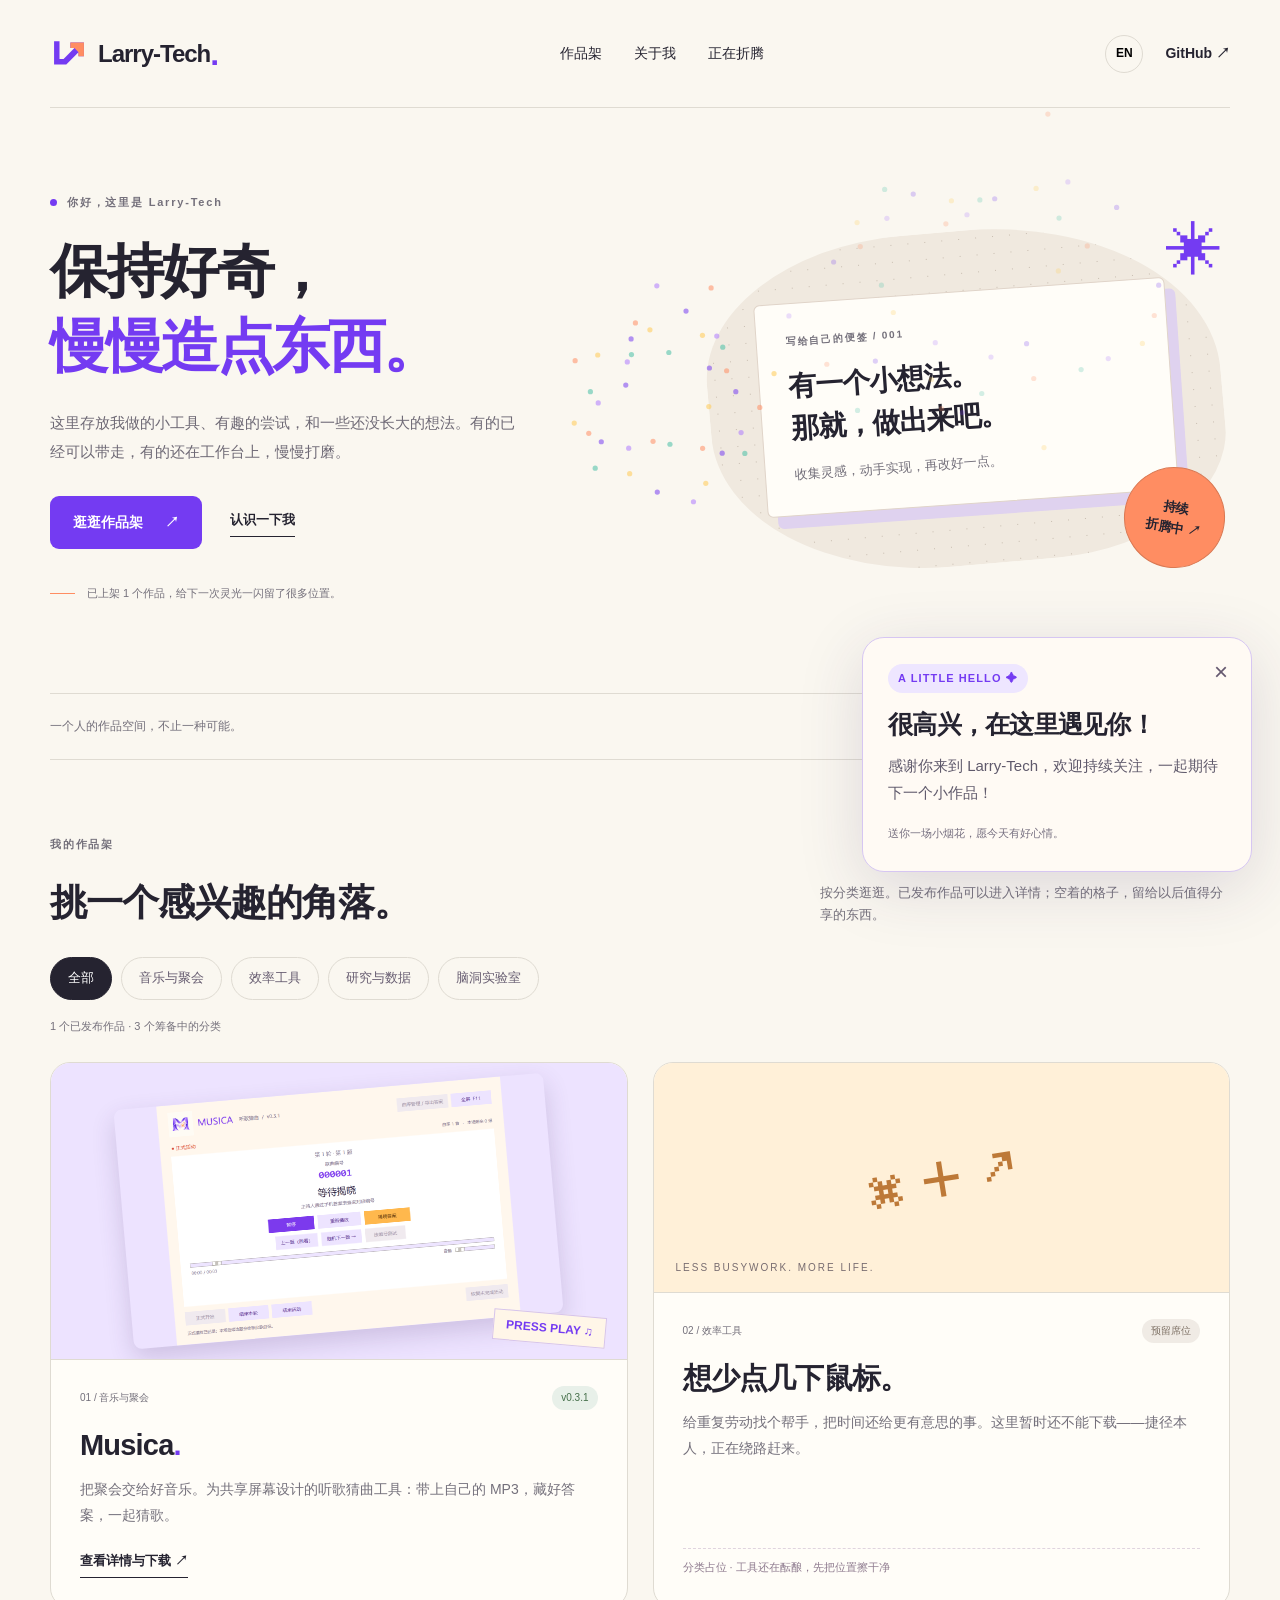
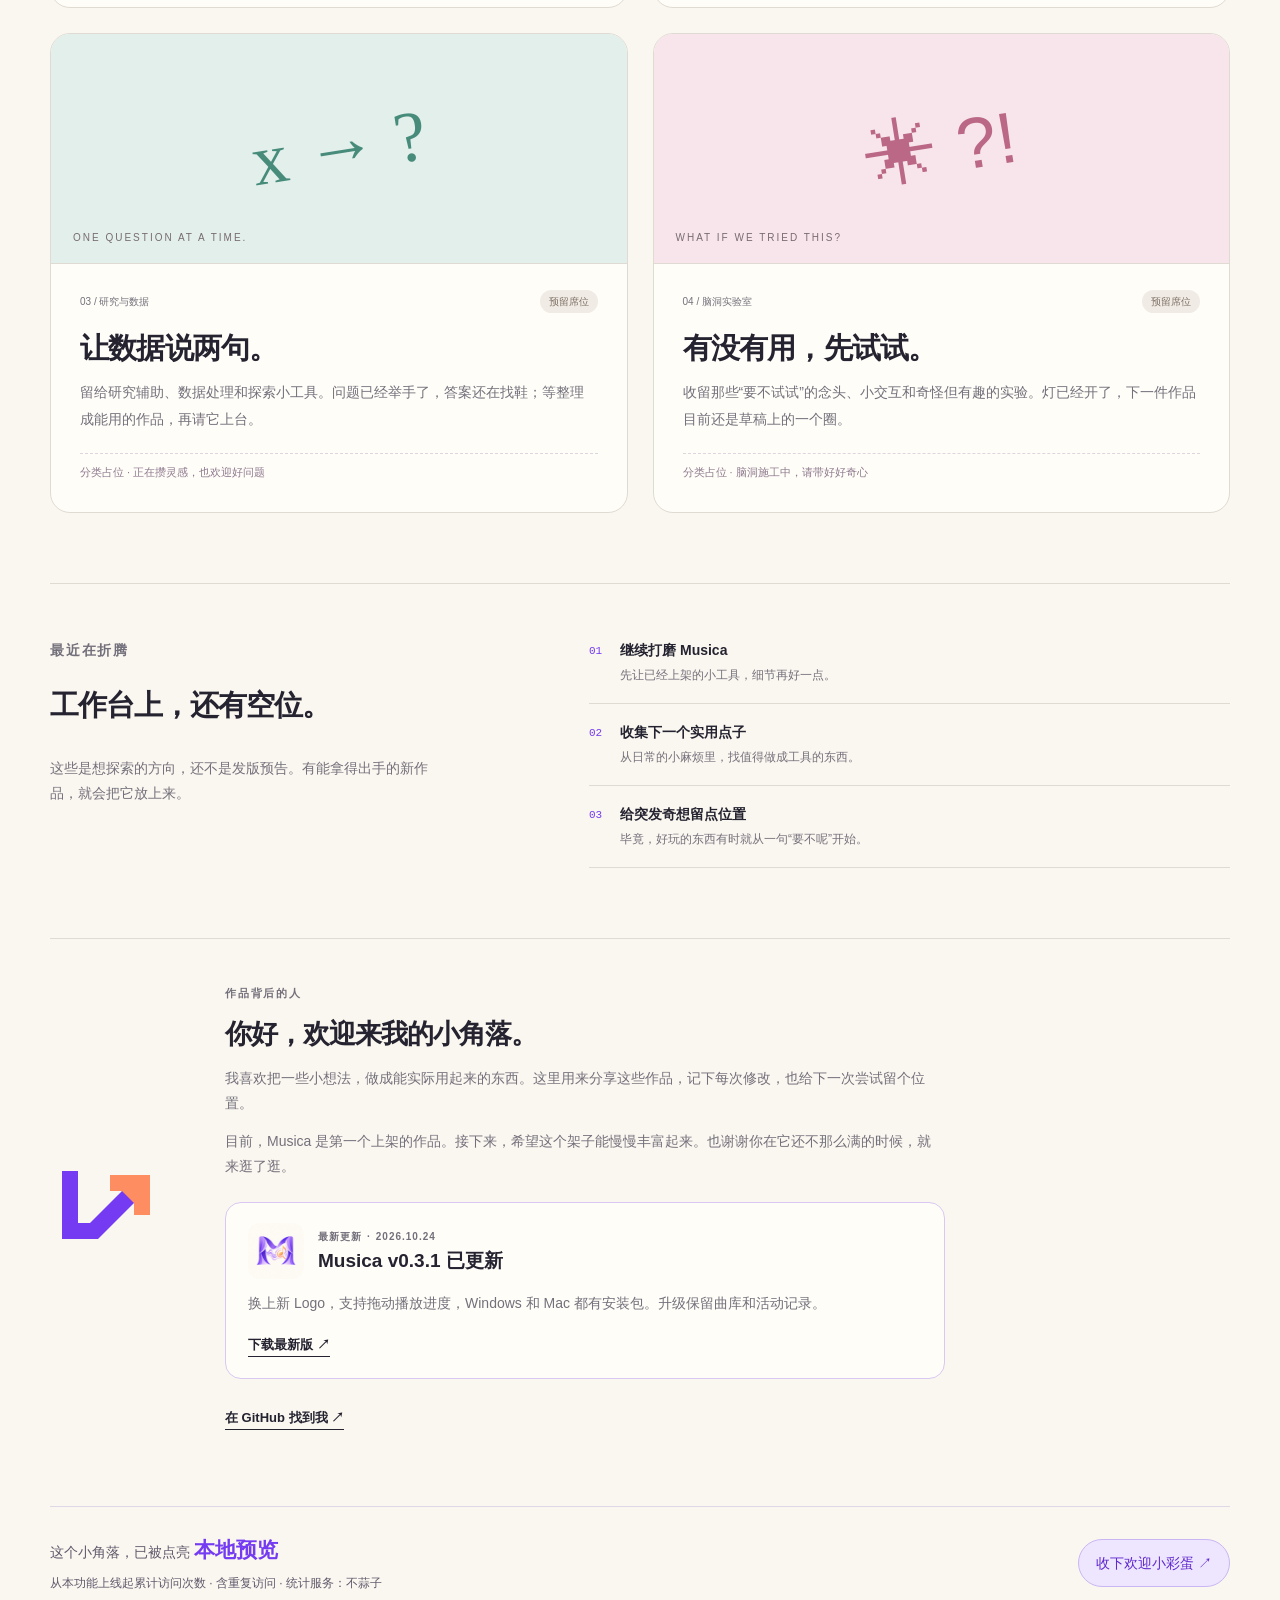
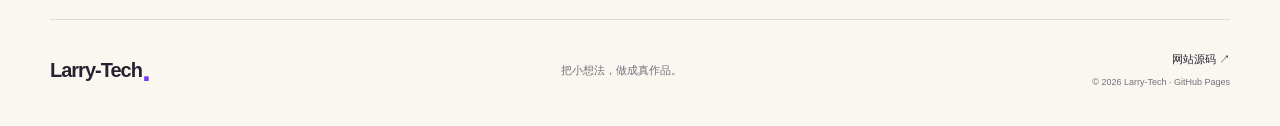
<file: index.html>
<!doctype html>
<html lang="zh-CN">
<head>
  <meta charset="utf-8">
  <meta name="viewport" content="width=device-width,initial-scale=1">
  <meta name="description" content="Larry-Tech 的个人作品空间：音乐与聚会、效率工具、研究与数据、脑洞实验室。分享做出来的小工具，也记录还在生长的想法。">
  <meta name="theme-color" content="#faf7f0">
  <meta property="og:title" content="Larry-Tech — 把想法做成作品">
  <meta property="og:description" content="欢迎来我的作品架逛逛。好用的小工具、有趣的小实验，还有一些正在努力长大的想法。">
  <meta property="og:type" content="website">
  <title>Larry-Tech — 把想法做成作品</title>
  <link rel="icon" href="assets/favicon.svg?v=2" type="image/svg+xml">
  <link rel="stylesheet" href="styles.css?v=2">
  <link rel="stylesheet" href="home.css">
  <link rel="stylesheet" href="visitors.css">
  <script src="app.js" defer></script>
  <script src="catalog.js" defer></script>
  <script src="visitors.js" defer></script>
</head>
<body class="home-page">
  <a class="skip" href="#main">跳到主要内容 / Skip to content</a>
  <header class="header wrap">
    <a href="index.html" class="brand" aria-label="Larry-Tech 首页"><span class="brand-symbol" aria-hidden="true"><img src="assets/larry-mark.svg" alt="" width="112" height="96"></span>Larry-Tech<span class="brand-dot">.</span></a>
    <nav aria-label="主导航"><a href="#projects" data-en="Projects">作品架</a><a href="#about" data-en="About me">关于我</a><a href="#on-desk" data-en="On my desk">正在折腾</a></nav>
    <div class="header-actions"><button id="language" class="language" type="button" aria-label="Switch to English">EN</button><a class="github-link" href="https://github.com/run-luo-tech" target="_blank" rel="noreferrer">GitHub ↗</a></div>
  </header>
  <main id="main">
    <section class="home-hero wrap" aria-labelledby="hero-title">
      <div>
        <p class="eyebrow"><span class="status-dot"></span><span data-en="HELLO, THIS IS LARRY-TECH">你好，这里是 Larry-Tech</span></p>
        <h1 id="hero-title"><span data-en="A curious mind.">保持好奇，</span><br><span class="accent" data-en="A growing shelf.">慢慢造点东西。</span></h1>
        <p class="hero-description" data-en="This is my little corner for useful tools, playful experiments, and ideas still taking shape. Some are ready to try. Others are still on the workbench.">这里存放我做的小工具、有趣的尝试，和一些还没长大的想法。有的已经可以带走，有的还在工作台上，慢慢打磨。</p>
        <div class="actions"><a class="button primary" href="#projects"><span data-en="Browse my projects">逛逛作品架</span> ↗</a><a class="text-link" href="#about" data-en="Meet the maker">认识一下我</a></div>
        <p class="hero-note"><span class="mini-line"></span><span data-en="One project released. Plenty of room for the next idea.">已上架 1 个作品，给下一次灵光一闪留了很多位置。</span></p>
      </div>
      <div class="desk-art" aria-label="工作台便签 / A note from the workbench">
        <div class="desk-grid" aria-hidden="true"></div><span class="desk-star" aria-hidden="true">✳</span>
        <div class="desk-note"><p class="eyebrow" data-en="A NOTE TO MYSELF / 001">写给自己的便签 / 001</p><h2><span data-en="Had a little idea.">有一个小想法。</span><br><span data-en="Making it happen.">那就，做出来吧。</span></h2><p data-en="Collect ideas. Make things. Keep improving.">收集灵感，动手实现，再改好一点。</p></div>
        <div class="desk-stamp"><span data-en="STILL">持续</span><span data-en="TINKERING ↗">折腾中 ↗</span></div>
      </div>
    </section>
    <div class="home-intro wrap"><p data-en="A personal space, with room for more than one idea.">一个人的作品空间，不止一种可能。</p><p><strong>01</strong> <span data-en="released project">个已发布作品</span> · <strong>04</strong> <span data-en="places for ideas to grow">个灵感分区</span></p></div>

    <section id="projects" class="catalog-section wrap" aria-labelledby="catalog-title">
      <p class="eyebrow" data-en="THE PROJECT SHELF">我的作品架</p>
      <div class="catalog-heading"><h2 id="catalog-title" class="section-title" data-en="Pick a little curiosity.">挑一个感兴趣的角落。</h2><p data-en="Browse by category. Released projects have their own pages; the other shelves are waiting for something worth sharing.">按分类逛逛。已发布作品可以进入详情；空着的格子，留给以后值得分享的东西。</p></div>
      <div class="category-filters" role="group" aria-label="按分类筛选 / Filter by category">
        <button type="button" data-filter="all" aria-pressed="true" data-en="All">全部</button>
        <button type="button" data-filter="music" aria-pressed="false" data-en="Music & gatherings">音乐与聚会</button>
        <button type="button" data-filter="tools" aria-pressed="false" data-en="Everyday tools">效率工具</button>
        <button type="button" data-filter="research" aria-pressed="false" data-en="Research & data">研究与数据</button>
        <button type="button" data-filter="lab" aria-pressed="false" data-en="Just-for-fun lab">脑洞实验室</button>
      </div>
      <p id="catalog-status" class="catalog-status" role="status" aria-live="polite">1 个已发布作品 · 3 个筹备中的分类</p>
      <div class="work-grid">
        <article class="work-card" data-category="music" data-released="true">
          <a class="work-cover music-cover" href="musica.html" aria-label="查看 Musica / Explore Musica"><img src="assets/musica-question.png" alt="Musica 听歌猜曲软件的出题界面" width="1120" height="780"><span class="cover-label" aria-hidden="true">PRESS PLAY ♫</span></a>
          <div class="work-copy"><div class="work-meta"><span data-en="01 / MUSIC & GATHERINGS">01 / 音乐与聚会</span><span class="work-status">v0.3.1</span></div><h3>Musica<span class="accent">.</span></h3><p data-en="A music guessing game for people sharing a screen. Bring your MP3s, hide the answers, and let everyone guess.">把聚会交给好音乐。为共享屏幕设计的听歌猜曲工具：带上自己的 MP3，藏好答案，一起猜歌。</p><a class="text-link" href="musica.html"><span data-en="Explore & download">查看详情与下载</span> ↗</a></div>
        </article>
        <article class="work-card" data-category="tools">
          <div class="work-cover tool-cover" aria-hidden="true"><span class="cover-symbol">⌘ + ↗</span><span class="cover-caption">LESS BUSYWORK. MORE LIFE.</span></div>
          <div class="work-copy"><div class="work-meta"><span data-en="02 / EVERYDAY TOOLS">02 / 效率工具</span><span class="work-status pending" data-en="Room reserved">预留席位</span></div><h3 data-en="A little less clicking.">想少点几下鼠标。</h3><p data-en="A shelf for tools that take the boring bits out of everyday work. Nothing to download here yet; the shortcuts are still taking the scenic route.">给重复劳动找个帮手，把时间还给更有意思的事。这里暂时还不能下载——捷径本人，正在绕路赶来。</p><small class="pending-note" data-en="Planned category · No product released yet">分类占位 · 工具还在酝酿，先把位置擦干净</small></div>
        </article>
        <article class="work-card" data-category="research">
          <div class="work-cover research-cover" aria-hidden="true"><span class="cover-symbol">x → ?</span><span class="cover-caption">ONE QUESTION AT A TIME.</span></div>
          <div class="work-copy"><div class="work-meta"><span data-en="03 / RESEARCH & DATA">03 / 研究与数据</span><span class="work-status pending" data-en="Room reserved">预留席位</span></div><h3 data-en="Let the data have a say.">让数据说两句。</h3><p data-en="A future home for research helpers, data tools, and small explorations. The questions have arrived. The answers are still finding their shoes.">留给研究辅助、数据处理和探索小工具。问题已经举手了，答案还在找鞋；等整理成能用的作品，再请它上台。</p><small class="pending-note" data-en="Planned category · Good questions welcome">分类占位 · 正在攒灵感，也欢迎好问题</small></div>
        </article>
        <article class="work-card" data-category="lab">
          <div class="work-cover lab-cover" aria-hidden="true"><span class="cover-symbol">✳ ?!</span><span class="cover-caption">WHAT IF WE TRIED THIS?</span></div>
          <div class="work-copy"><div class="work-meta"><span data-en="04 / JUST-FOR-FUN LAB">04 / 脑洞实验室</span><span class="work-status pending" data-en="Room reserved">预留席位</span></div><h3 data-en="Useful? We will see.">有没有用，先试试。</h3><p data-en="A place for playful interactions and ideas that start with “what if?” The light is on. The next little experiment is still a doodle.">收留那些“要不试试”的念头、小交互和奇怪但有趣的实验。灯已经开了，下一件作品目前还是草稿上的一个圈。</p><small class="pending-note" data-en="Planned category · Curiosity is under construction">分类占位 · 脑洞施工中，请带好好奇心</small></div>
        </article>
      </div>
      <noscript><p>分类筛选需要 JavaScript；所有作品均已列在上方，可直接进入 Musica。 / All projects are listed above; filtering needs JavaScript.</p></noscript>
    </section>

    <section id="on-desk" class="desk-section wrap" aria-labelledby="desk-title"><div><p class="eyebrow" data-en="ON MY DESK">最近在折腾</p><h2 id="desk-title" class="section-title" data-en="A workbench, not a finish line.">工作台上，还有空位。</h2><p data-en="These are directions I would like to explore, not release promises. I will add real projects here when they are ready.">这些是想探索的方向，还不是发版预告。有能拿得出手的新作品，就会把它放上来。</p></div><ol class="desk-list"><li><span>01</span><div><strong data-en="Keep polishing Musica">继续打磨 Musica</strong><small data-en="The first project on the shelf; keep the little details improving.">先让已经上架的小工具，细节再好一点。</small></div></li><li><span>02</span><div><strong data-en="Collect the next useful idea">收集下一个实用点子</strong><small data-en="Look for everyday friction worth turning into a tool.">从日常的小麻烦里，找值得做成工具的东西。</small></div></li><li><span>03</span><div><strong data-en="Leave some room for the unexpected">给突发奇想留点位置</strong><small data-en="Sometimes a good project begins with “why not?”">毕竟，好玩的东西有时就从一句“要不呢”开始。</small></div></li></ol></section>

    <section id="about" class="about-section home-about wrap"><div class="about-mark" aria-hidden="true"><img src="assets/larry-mark.svg" alt="" width="112" height="96"></div><div><p class="eyebrow" data-en="THE PERSON BEHIND THE SHELF">作品背后的人</p><h2 class="section-title" data-en="Hi, welcome to my little corner.">你好，欢迎来我的小角落。</h2><p data-en="I like turning small ideas into things people can use. This site is where I share those projects, keep track of the changes, and leave room for whatever comes next.">我喜欢把一些小想法，做成能实际用起来的东西。这里用来分享这些作品，记下每次修改，也给下一次尝试留个位置。</p><p data-en="Musica is the first one here. Hopefully the shelf will keep growing. Thanks for stopping by while it does.">目前，Musica 是第一个上架的作品。接下来，希望这个架子能慢慢丰富起来。也谢谢你在它还不那么满的时候，就来逛了逛。</p><aside class="latest-update" aria-labelledby="latest-update-title">
          <div class="update-heading"><img src="assets/musica-logo.png" alt="" width="56" height="56"><div><p class="eyebrow"><span data-en="LATEST UPDATE">最新更新</span> · <time datetime="2026-10-24">2026.10.24</time></p><h3 id="latest-update-title" data-en="Musica v0.3.1 is here">Musica v0.3.1 已更新</h3></div></div>
          <p data-en="A new logo, a draggable playback timeline, and ready-to-use Windows and Mac installers. Upgrading keeps your music library and game history.">换上新 Logo，支持拖动播放进度，Windows 和 Mac 都有安装包。升级保留曲库和活动记录。</p>
          <a class="text-link" href="musica.html#download"><span data-en="Download the latest version">下载最新版</span> ↗</a>
        </aside><a class="text-link" href="https://github.com/run-luo-tech" target="_blank" rel="noreferrer"><span data-en="Find me on GitHub">在 GitHub 找到我</span> ↗</a></div></section>
  </main>
  <section class="visit-bar wrap" aria-label="访问统计 / Visit statistics">
    <div><p><span id="visit-prefix" data-en="Visits to this little corner">这个小角落，已被点亮</span> <strong id="visit-total">…</strong> <span id="visit-unit" data-en="times">次</span></p><small><span data-en="Page visits since this feature launched · Repeat visits count · Powered by ">从本功能上线起累计访问次数 · 含重复访问 · 统计服务：</span><a href="https://busuanzi.9420.ltd/" target="_blank" rel="noreferrer">不蒜子</a></small></div>
    <button id="visitor-replay" class="visit-replay" type="button" data-en="A little welcome ↗">收下欢迎小彩蛋 ↗</button>
  </section>
  <canvas id="welcome-fireworks" aria-hidden="true" hidden></canvas>
  <aside id="visitor-welcome" class="visitor-welcome" aria-labelledby="visitor-title" hidden>
    <button id="visitor-close" class="visitor-close" type="button" aria-label="关闭欢迎卡片">×</button>
    <span class="welcome-tag" aria-hidden="true">A LITTLE HELLO ✦</span>
    <div role="status" aria-live="polite"><h2 id="visitor-title"></h2><p id="visitor-message"></p><small id="visitor-note"></small></div>
  </aside>
  <footer class="footer wrap"><a href="#" class="brand">Larry-Tech<span class="brand-dot">.</span></a><span data-en="Small ideas. Made real.">把小想法，做成真作品。</span><div><a href="https://github.com/run-luo-tech/run-luo-tech.github.io" target="_blank" rel="noreferrer" data-en="Site source ↗">网站源码 ↗</a><small>© 2026 Larry-Tech · GitHub Pages</small></div></footer>
</body>
</html>
</file>
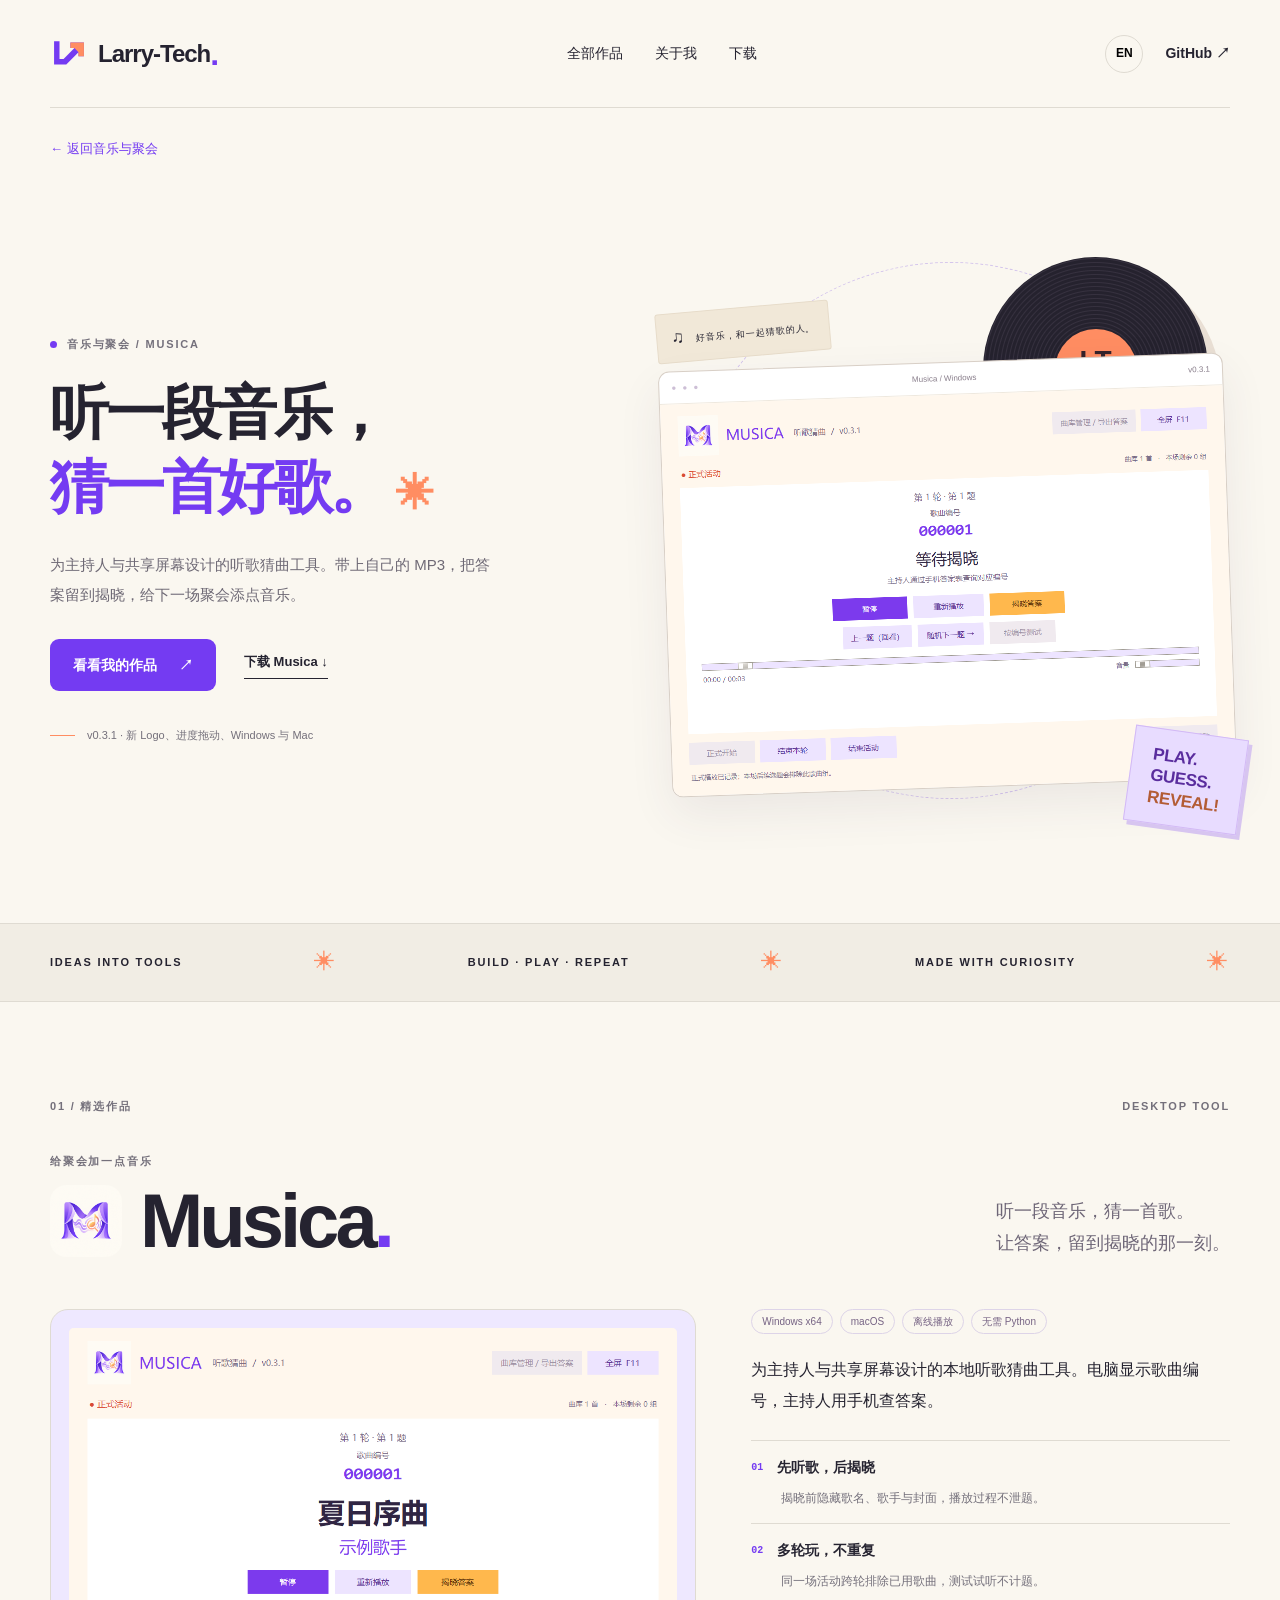
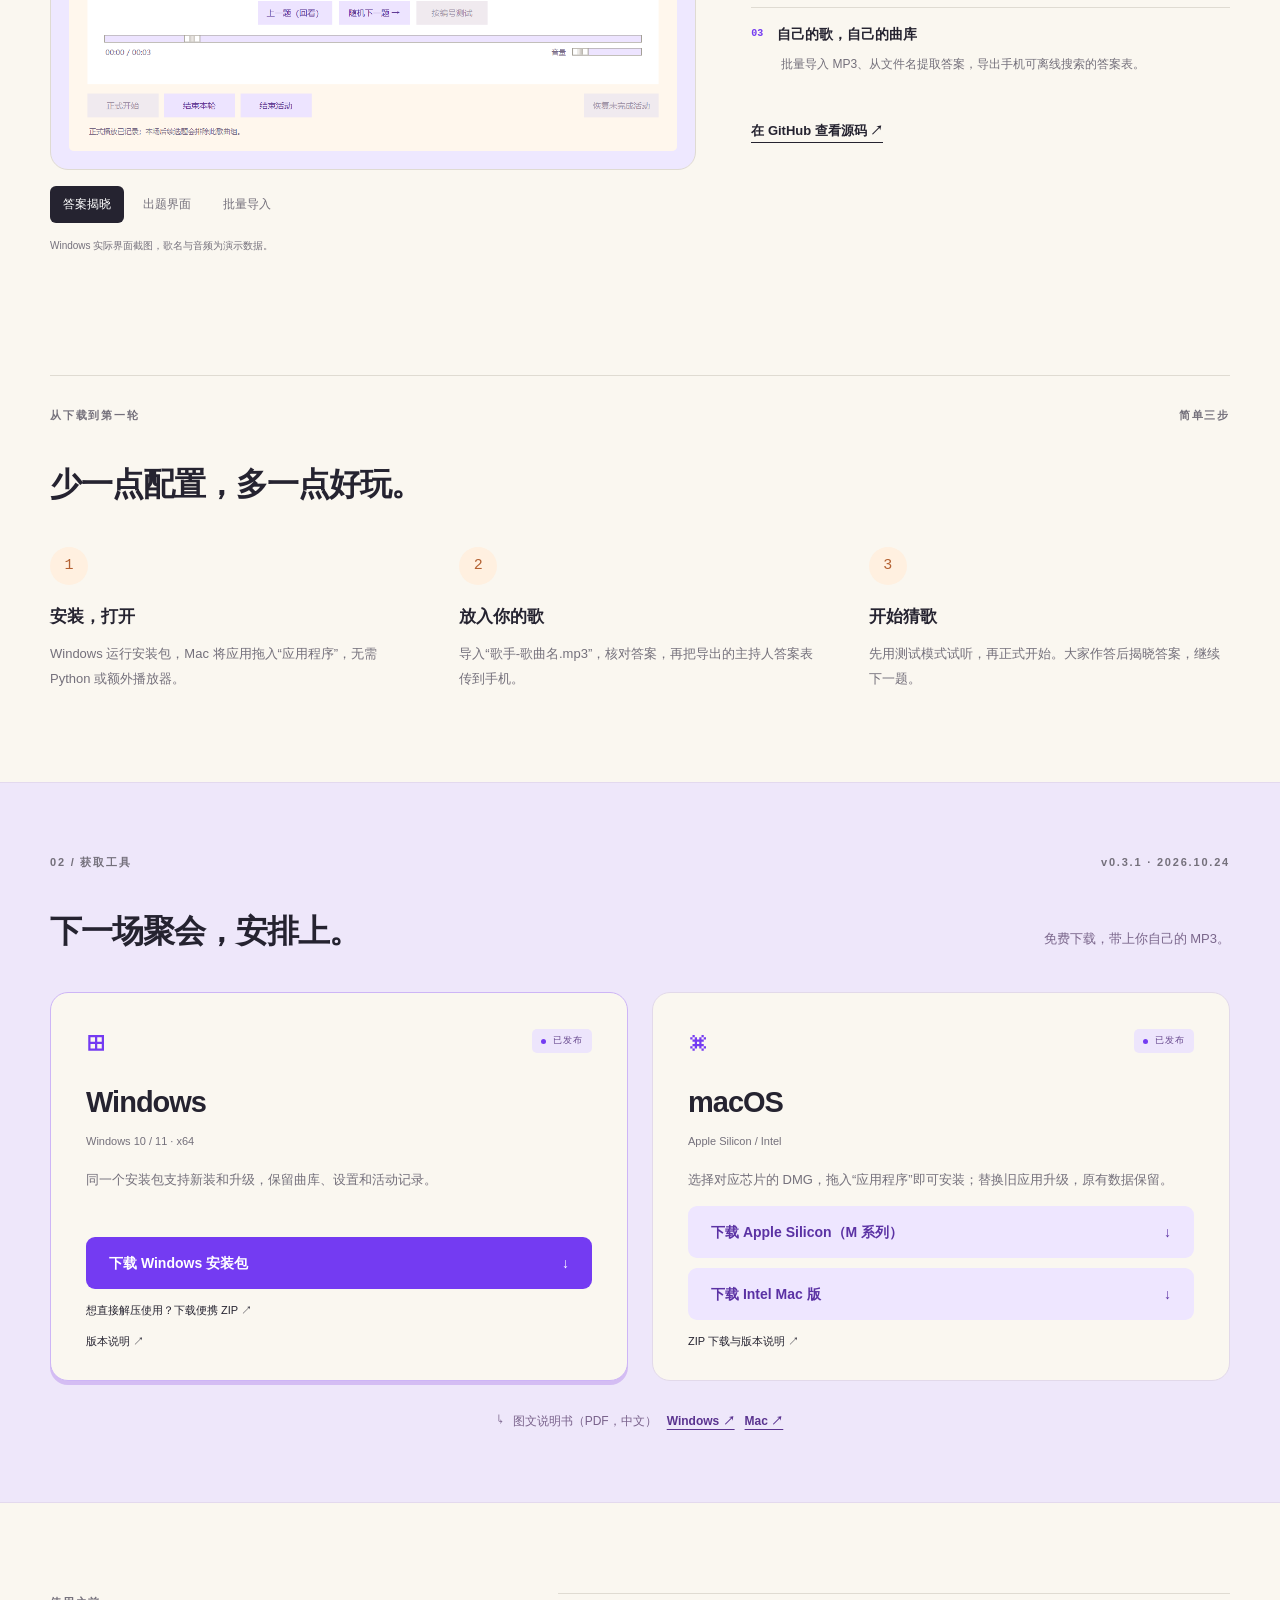
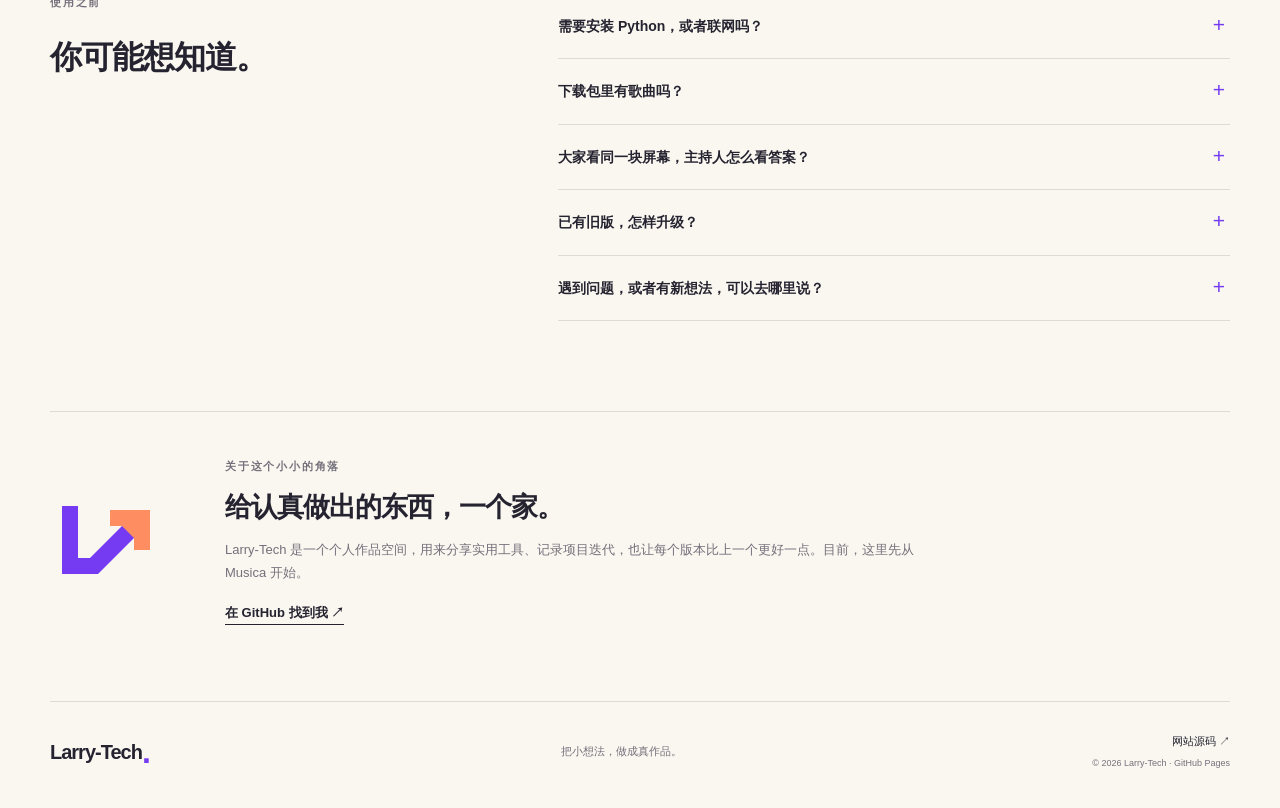
<file: musica.html>
<!doctype html>
<html lang="zh-CN">
<head>
  <meta charset="utf-8">
  <meta name="viewport" content="width=device-width,initial-scale=1">
  <meta name="description" content="Musica v0.3.1 听歌猜曲工具：新 Logo、可拖动播放进度，提供 Windows 和 Mac 安装包，升级保留曲库与活动记录。">
  <meta name="theme-color" content="#faf7f0">
  <meta property="og:title" content="Musica · Larry-Tech">
  <meta property="og:description" content="独立项目与实用小工具。Musica 听歌猜曲：本地播放，手机查答案，多轮不重复。">
  <meta property="og:image" content="https://run-luo-tech.github.io/assets/musica-answer.png">
  <meta property="og:type" content="website">
  <title>Musica · Larry-Tech</title>
  <link rel="icon" href="assets/favicon.svg?v=2" type="image/svg+xml">
  <link rel="stylesheet" href="styles.css?v=2">
  <link rel="stylesheet" href="visitors.css">
  <link rel="stylesheet" href="home.css">
  <script src="app.js" defer></script>
</head>
<body data-title-zh="Musica · Larry-Tech" data-title-en="Musica · Larry-Tech">
  <a class="skip" href="#main">跳到主要内容 / Skip to content</a>
  <header class="header wrap">
    <a href="index.html" class="brand" aria-label="Larry-Tech 首页"><span class="brand-symbol" aria-hidden="true"><img src="assets/larry-mark.svg" alt="" width="112" height="96"></span>Larry-Tech<span class="brand-dot">.</span></a>
    <nav aria-label="主导航">
      <a href="index.html#projects" data-en="All projects">全部作品</a>
      <a href="index.html#about" data-en="About me">关于我</a>
      <a href="#download" data-en="Download">下载</a>
    </nav>
    <div class="header-actions"><button id="language" class="language" type="button" aria-label="Switch to English">EN</button><a class="github-link" href="https://github.com/run-luo-tech" target="_blank" rel="noreferrer">GitHub ↗</a></div>
  </header>
  <main id="main">
    <div class="wrap"><a class="project-back" href="index.html#category=music" data-en="← Back to Music & gatherings">← 返回音乐与聚会</a></div>
    <section class="hero wrap" aria-labelledby="hero-title">
      <div class="hero-copy">
        <p class="eyebrow"><span class="status-dot"></span><span data-en="MUSIC & GATHERINGS / MUSICA">音乐与聚会 / MUSICA</span></p>
        <h1 id="hero-title"><span data-en="Press play.">听一段音乐，</span><br><span class="accent" data-en="Make a guess.">猜一首好歌。</span><span class="hero-spark" aria-hidden="true">✳</span></h1>
        <p class="hero-description" data-en="A music guessing game for hosts and shared screens. Bring your MP3s, keep the answers hidden, and enjoy the next gathering.">为主持人与共享屏幕设计的听歌猜曲工具。带上自己的 MP3，把答案留到揭晓，给下一场聚会添点音乐。</p>
        <div class="actions"><a class="button primary" href="#projects"><span data-en="Explore the projects">看看我的作品</span> <span aria-hidden="true">↗</span></a><a class="text-link" href="#download"><span data-en="Get Musica">下载 Musica</span> ↓</a></div>
        <p class="hero-note"><span class="mini-line"></span><span data-en="v0.3.1 · New logo, draggable playback, Windows & Mac">v0.3.1 · 新 Logo、进度拖动、Windows 与 Mac</span></p>
      </div>
      <div class="hero-art" aria-label="Musica 软件展示">
        <div class="orbit" aria-hidden="true"></div>
        <div class="record" aria-hidden="true"><div class="record-center"><span>LT</span><small>SIDE A</small></div></div>
        <div class="art-tag"><span aria-hidden="true">♫</span> <span data-en="GOOD MUSIC. GOOD COMPANY.">好音乐，和一起猜歌的人。</span></div>
        <div class="app-window"><div class="window-top"><span class="window-dots" aria-hidden="true">● ● ●</span><span>Musica / Windows</span><span>v0.3.1</span></div><img src="assets/musica-question.png" alt="Musica 正式活动界面，揭晓前只显示歌曲编号" width="1120" height="780" fetchpriority="high"></div>
        <div class="art-sticker" aria-hidden="true">PLAY.<br>GUESS.<br><span>REVEAL!</span></div>
      </div>
    </section>
    <div class="ticker" aria-hidden="true"><div class="wrap"><span>IDEAS INTO TOOLS</span><b>✳</b><span>BUILD · PLAY · REPEAT</span><b>✳</b><span>MADE WITH CURIOSITY</span><b>✳</b></div></div>

    <section id="projects" class="project-section wrap" aria-labelledby="project-title">
      <div class="section-label"><span data-en="01 / SELECTED PROJECT">01 / 精选作品</span><span>DESKTOP TOOL</span></div>
      <div class="project-heading"><div><p class="eyebrow" data-en="A LITTLE GAME FOR A GOOD TIME">给聚会加一点音乐</p><div class="product-identity"><img src="assets/musica-logo.png" alt="Musica Logo" width="72" height="72"><h2 id="project-title">Musica<span class="accent">.</span></h2></div></div><p class="project-summary" data-en="Listen to a song. Make a guess. Keep the answer a surprise.">听一段音乐，猜一首歌。<br>让答案，留到揭晓的那一刻。</p></div>
      <div class="project-layout">
        <div class="gallery">
          <div class="gallery-image"><img id="gallery-image" src="assets/musica-answer.png" alt="Musica 揭晓答案界面：突出显示歌曲名和歌手" width="1120" height="780" loading="lazy"></div>
          <div class="gallery-controls" role="group" aria-label="选择界面截图"><button type="button" data-image="assets/musica-answer.png" aria-pressed="true" data-en="The reveal">答案揭晓</button><button type="button" data-image="assets/musica-question.png" aria-pressed="false" data-en="Game screen">出题界面</button><button type="button" data-image="assets/musica-import.png" aria-pressed="false" data-en="Batch import">批量导入</button></div>
          <p class="image-caption" data-en="Actual Windows screenshots. Song names and audio are demonstration data.">Windows 实际界面截图，歌名与音频为演示数据。</p>
        </div>
        <div class="project-details">
          <div class="pills"><span>Windows x64</span><span>macOS</span><span data-en="Offline playback">离线播放</span><span data-en="No Python needed">无需 Python</span></div>
          <p class="project-lead" data-en="A local music guessing game built for hosts and shared screens. The computer shows a song ID; the host checks the answer on a phone.">为主持人与共享屏幕设计的本地听歌猜曲工具。电脑显示歌曲编号，主持人用手机查答案。</p>
          <dl class="feature-list"><div><dt><span class="feature-icon">01</span><span data-en="Keep the surprise">先听歌，后揭晓</span></dt><dd data-en="Titles, artists and artwork stay hidden until you choose to reveal the answer.">揭晓前隐藏歌名、歌手与封面，播放过程不泄题。</dd></div><div><dt><span class="feature-icon">02</span><span data-en="More rounds. No repeats.">多轮玩，不重复</span></dt><dd data-en="Songs used in earlier rounds are excluded for the rest of the same game session.">同一场活动跨轮排除已用歌曲，测试试听不计题。</dd></div><div><dt><span class="feature-icon">03</span><span data-en="Your music, your library">自己的歌，自己的曲库</span></dt><dd data-en="Batch-import MP3s from filenames and export a searchable offline answer sheet.">批量导入 MP3、从文件名提取答案，导出手机可离线搜索的答案表。</dd></div></dl>
          <a class="text-link" href="https://github.com/run-luo-tech/Musica" target="_blank" rel="noreferrer"><span data-en="Explore the source on GitHub">在 GitHub 查看源码</span> ↗</a>
        </div>
      </div>
    </section>

    <section class="how-section wrap" aria-labelledby="how-title"><div class="section-label"><span data-en="FROM DOWNLOAD TO FIRST ROUND">从下载到第一轮</span><span data-en="THREE SIMPLE STEPS">简单三步</span></div><h2 id="how-title" class="section-title" data-en="Less setup. More play.">少一点配置，多一点好玩。</h2><ol class="steps"><li><span class="step-number">1</span><h3 data-en="Install & open">安装，打开</h3><p data-en="Run the Windows installer, or drag the Mac app into Applications. No Python or extra player needed.">Windows 运行安装包，Mac 将应用拖入“应用程序”，无需 Python 或额外播放器。</p></li><li><span class="step-number">2</span><h3 data-en="Bring your music">放入你的歌</h3><p data-en="Import MP3s named Artist-Song Title.mp3. Export the host's answer sheet to a phone.">导入“歌手-歌曲名.mp3”，核对答案，再把导出的主持人答案表传到手机。</p></li><li><span class="step-number">3</span><h3 data-en="Let the game begin">开始猜歌</h3><p data-en="Check playback in test mode, then start a live session. Reveal the answer after everyone guesses.">先用测试模式试听，再正式开始。大家作答后揭晓答案，继续下一题。</p></li></ol></section>

    <section id="download" class="download-section" aria-labelledby="download-title"><div class="wrap"><div class="section-label"><span data-en="02 / GET THE APP">02 / 获取工具</span><span>v0.3.1 · 2026.10.24</span></div><div class="download-heading"><h2 id="download-title" class="section-title" data-en="Ready for the next gathering?">下一场聚会，安排上。</h2><p data-en="Free to download. Bring your own MP3s.">免费下载，带上你自己的 MP3。</p></div><div class="download-grid">
      <article class="download-card windows"><div class="card-platform"><span class="os-icon" aria-hidden="true">⊞</span><span class="release-status"><span class="status-dot"></span><span data-en="RELEASED">已发布</span></span></div><h3>Windows</h3><p class="platform-sub">Windows 10 / 11 · x64</p><p data-en="One installer for first-time setup and upgrades. Your library, settings and game history stay with you.">同一个安装包支持新装和升级，保留曲库、设置和活动记录。</p><a class="button primary download-button" href="https://github.com/run-luo-tech/Musica/releases/download/v0.3.1/Musica-Setup-0.3.1.exe"><span data-en="Download Windows installer">下载 Windows 安装包</span> ↓</a><a class="small-link" href="https://github.com/run-luo-tech/Musica/releases/download/v0.3.1/Musica-Windows-x64-v0.3.1.zip" data-en="Prefer a portable version? Download ZIP ↗">想直接解压使用？下载便携 ZIP ↗</a><a class="small-link" href="https://github.com/run-luo-tech/Musica/releases/tag/v0.3.1" target="_blank" rel="noreferrer" data-en="Release notes ↗">版本说明 ↗</a></article>
      <article class="download-card mac"><div class="card-platform"><span class="os-icon" aria-hidden="true">⌘</span><span class="release-status"><span class="status-dot"></span><span data-en="RELEASED">已发布</span></span></div><h3>macOS</h3><p class="platform-sub">Apple Silicon / Intel</p><p data-en="Choose the DMG for your Mac. Drag Musica into Applications; replace the old app to upgrade and keep your data.">选择对应芯片的 DMG，拖入“应用程序”即可安装；替换旧应用升级，原有数据保留。</p><div class="platform-downloads"><a class="button secondary" href="https://github.com/run-luo-tech/MusicaMac/releases/download/v0.3.1/MusicaMac-arm64-v0.3.1.dmg"><span data-en="Download for Apple Silicon (M series)">下载 Apple Silicon（M 系列）</span> ↓</a><a class="button secondary" href="https://github.com/run-luo-tech/MusicaMac/releases/download/v0.3.1/MusicaMac-x86_64-v0.3.1.dmg"><span data-en="Download for Intel Mac">下载 Intel Mac 版</span> ↓</a></div><a class="small-link" href="https://github.com/run-luo-tech/MusicaMac/releases/tag/v0.3.1" target="_blank" rel="noreferrer" data-en="ZIP downloads & release notes ↗">ZIP 下载与版本说明 ↗</a></article>
    </div><div class="manual-link"><span aria-hidden="true">↳</span><span data-en="Illustrated guides (PDF, Chinese)">图文说明书（PDF，中文）</span><a href="assets/musica-manual.pdf" target="_blank" rel="noreferrer">Windows ↗</a><a href="assets/musica-mac-manual.pdf" target="_blank" rel="noreferrer">Mac ↗</a></div></div></section>

    <section class="faq-section wrap" aria-labelledby="faq-title"><div><p class="eyebrow" data-en="A FEW THINGS TO KNOW">使用之前</p><h2 id="faq-title" class="section-title" data-en="Good questions.">你可能想知道。</h2></div><div class="faq-list"><details><summary data-en="Do I need to install Python or stay online?">需要安装 Python，或者联网吗？</summary><p data-en="Windows and Mac releases include their runtimes. No Python installation is needed, and local playback works offline after installation.">Windows 和 Mac 发行包均已包含运行环境，不用安装 Python，安装后本地播放无需联网。</p></details><details><summary data-en="Are music files included?">下载包里有歌曲吗？</summary><p data-en="No. Import your own MP3 files. The library, host answer sheet and game history stay on your computer.">没有。请导入自己的 MP3 文件，曲库、主持人答案表和活动记录都保存在自己的电脑上。</p></details><details><summary data-en="How does the host see the answer?">大家看同一块屏幕，主持人怎么看答案？</summary><p data-en="Export the searchable HTML answer sheet before the game and open it on the host's phone. Match the permanent song ID shown on the computer. Some phone file preview apps may require opening the file in a browser.">活动前导出 HTML 答案表，在主持人的手机上打开，按电脑显示的永久编号查找。部分手机文件预览器需要改用浏览器打开才能搜索。</p></details><details><summary data-en="How do I upgrade from an older version?">已有旧版，怎样升级？</summary><p data-en="Quit the old app first. Run the Windows installer; portable users should select the old Musica folder. On Mac, replace Musica.app in its existing location. Your library, song IDs, settings and game history are retained.">先退出旧版。Windows 运行新版安装包，便携版用户首次升级请选择原 Musica 文件夹；Mac 替换原位置的 Musica.app。歌曲、编号、设置和活动记录会保留。</p></details><details><summary data-en="Where can I report a problem or suggest a feature?">遇到问题，或者有新想法，可以去哪里说？</summary><p><span data-en="Open an issue on GitHub with the app version, your system and the steps to reproduce.">可以在 GitHub 提交 Issue，附上软件版本、系统信息和复现步骤。</span> <a href="https://github.com/run-luo-tech/Musica/issues/new" target="_blank" rel="noreferrer" data-en="Send feedback ↗">提交反馈 ↗</a></p></details></div></section>

    <section id="about" class="about-section wrap"><div class="about-mark" aria-hidden="true"><img src="assets/larry-mark.svg" alt="" width="112" height="96"></div><div><p class="eyebrow" data-en="ABOUT THIS LITTLE CORNER">关于这个小小的角落</p><h2 class="section-title" data-en="A place for things made with care.">给认真做出的东西，一个家。</h2><p data-en="Larry-Tech is a personal project space: a place to share useful tools, document their progress, and make each version a little better. Musica is the first featured project here.">Larry-Tech 是一个个人作品空间，用来分享实用工具、记录项目迭代，也让每个版本比上一个更好一点。目前，这里先从 Musica 开始。</p><a class="text-link" href="https://github.com/run-luo-tech" target="_blank" rel="noreferrer"><span data-en="Find me on GitHub">在 GitHub 找到我</span> ↗</a></div></section>
  </main>
  <footer class="footer wrap"><a href="index.html" class="brand">Larry-Tech<span class="brand-dot">.</span></a><span data-en="Small ideas. Made real.">把小想法，做成真作品。</span><div><a href="https://github.com/run-luo-tech/run-luo-tech.github.io" target="_blank" rel="noreferrer" data-en="Site source ↗">网站源码 ↗</a><small>© 2026 Larry-Tech · GitHub Pages</small></div></footer>
</body>
</html>
</file>
<file: styles.css>
@charset "UTF-8";
:root{--paper:#faf7f0;--ink:#252330;--muted:#74707b;--purple:#743bf2;--lavender:#eee6ff;--orange:#ff8d62;--line:#dfdbd2;--white:#fff;--radius:18px}
*{box-sizing:border-box}html{scroll-behavior:smooth;scroll-padding-top:32px}body{margin:0;background:var(--paper);color:var(--ink);font-family:Inter,"Segoe UI","PingFang SC","Microsoft YaHei",sans-serif;font-size:16px;line-height:1.75;-webkit-font-smoothing:antialiased}a{color:inherit;text-decoration:none}button{font:inherit;cursor:pointer}img{max-width:100%;height:auto;display:block}h1,h2,h3,p{margin-top:0}button,a,summary{-webkit-tap-highlight-color:transparent}a:focus-visible,button:focus-visible,summary:focus-visible{outline:3px solid var(--purple);outline-offset:5px}a:hover{color:var(--purple)}.wrap{width:min(1180px,calc(100% - 96px));margin:auto}.skip{position:fixed;top:-100px;left:20px;padding:10px 20px;background:var(--ink);color:white;z-index:100}.skip:focus{top:12px}.header{display:flex;align-items:center;justify-content:space-between;gap:24px;height:108px;border-bottom:1px solid var(--line)}.brand{font-weight:800;letter-spacing:-1px;font-size:24px;display:inline-flex;align-items:center;line-height:1}.brand-symbol{display:inline-flex;width:38px;height:33px;align-items:center;justify-content:center;margin-right:10px;flex-shrink:0}.brand-symbol img{display:block;width:100%;height:auto}.brand-dot{color:var(--purple);font-size:32px}.header nav{display:flex;gap:32px;font-size:14px}.header-actions{display:flex;gap:22px;align-items:center;font-size:14px}.language{border:1px solid var(--line);border-radius:50%;width:38px;height:38px;background:transparent;font-size:12px;font-weight:700}.language:hover{background:var(--lavender);border-color:var(--purple)}.github-link{font-weight:650}.hero{display:grid;grid-template-columns:1fr 1fr;gap:50px;padding-top:100px;padding-bottom:105px;align-items:center}.eyebrow,.section-label{font-size:11px;font-weight:650;letter-spacing:1.8px}.eyebrow{display:flex;align-items:center;gap:10px;margin-bottom:22px;color:var(--muted)}.status-dot{width:7px;height:7px;border-radius:50%;background:var(--purple);display:inline-block;flex-shrink:0}.hero h1{font-size:clamp(45px,4.6vw,72px);line-height:1.26;letter-spacing:-3px;font-weight:800;position:relative;margin-bottom:26px;white-space:nowrap}.accent{color:var(--purple)}.hero-spark{display:inline-block;color:var(--orange);font-size:.65em;vertical-align:top;transform:translate(10px,20px)}.hero-description{color:#6e6975;max-width:440px;font-size:15px;line-height:1.95}.actions{display:flex;gap:28px;align-items:center;margin-top:30px}.button{display:inline-flex;justify-content:space-between;align-items:center;gap:22px;font-size:14px;font-weight:650;border-radius:9px;padding:15px 23px;transition:background .18s,transform .18s;line-height:1.6}.primary{background:var(--purple);color:#fff}.primary:hover{background:#5d26d0;color:#fff;transform:translateY(-2px)}.secondary{background:var(--lavender);color:#5b32a4}.secondary:hover{background:#e0d1ff;transform:translateY(-2px)}.text-link{font-size:13px;font-weight:650;border-bottom:1px solid currentColor;padding-bottom:4px}.hero-note{display:flex;align-items:center;gap:12px;font-size:11px;color:var(--muted);margin:35px 0 0}.mini-line{width:25px;height:1px;background:var(--orange)}.hero-art{position:relative;padding:100px 0 30px;isolation:isolate;min-width:0}.orbit{position:absolute;border:1px dashed #d4c5ec;border-radius:50%;width:95%;aspect-ratio:1;top:0;left:3%;z-index:-2}.record{position:absolute;width:225px;aspect-ratio:1;border-radius:50%;top:-5px;right:22px;background:repeating-radial-gradient(circle at center,#25222e 0px,#25222e 2px,#36313f 3px,#25222e 4px);box-shadow:12px 14px 0 #e9dfd4;z-index:-1;display:grid;place-items:center}.record-center{width:82px;height:82px;background:var(--orange);border-radius:50%;display:flex;flex-direction:column;align-items:center;justify-content:center;color:#35232a;line-height:1.1}.record-center span{font-size:28px;font-weight:800}.record-center small{font-size:8px;margin-top:8px;letter-spacing:2px}.art-tag{position:absolute;left:-9px;top:45px;font-size:9px;background:#f1e8d8;border:1px solid #e7dcca;padding:9px 14px;transform:rotate(-5deg);letter-spacing:1px;border-radius:3px}.art-tag>span:first-child{font-size:17px;padding-right:7px}.app-window{background:var(--white);border:1px solid #d8cfc6;border-radius:11px;overflow:hidden;box-shadow:0 18px 45px #442e5b14;transform:rotate(-2deg)}.window-top{display:flex;align-items:center;justify-content:space-between;height:32px;padding:0 12px;border-bottom:1px solid #eee8de;font-size:8px;color:#887d8a}.window-dots{color:#cdbfd6;letter-spacing:2px}.art-sticker{position:absolute;right:-13px;bottom:-10px;background:#e8dcff;color:#5a2d9e;border:1px solid #d3baf5;padding:15px 20px;font-size:17px;font-weight:900;line-height:1.25;letter-spacing:-.4px;transform:rotate(8deg);box-shadow:4px 4px 0 #d7c5f0}.art-sticker span{color:#b35c35}.ticker{border-block:1px solid var(--line);background:#f1ede4}.ticker>div{display:flex;justify-content:space-between;align-items:center;padding-block:20px;gap:16px;font-size:11px;letter-spacing:1.8px;font-weight:650}.ticker b{font-size:21px;color:var(--orange);font-weight:400}.section-label{display:flex;justify-content:space-between;color:var(--muted);margin-bottom:36px;gap:14px}.project-section{padding-top:95px;padding-bottom:80px}.project-heading{display:flex;justify-content:space-between;align-items:end;gap:32px;margin-bottom:44px}.project-heading .eyebrow{margin-bottom:6px}.project-heading h2{font-size:76px;line-height:1.15;letter-spacing:-4px;margin-bottom:0;font-weight:800}.project-summary{font-size:18px;color:#6e6677;line-height:1.8;margin-bottom:5px}.project-layout{display:grid;grid-template-columns:1.35fr 1fr;gap:55px;align-items:start}.gallery{min-width:0}.gallery-image{border:1px solid var(--line);border-radius:var(--radius);background:#eee8ff;padding:18px;overflow:hidden}.gallery-image img{width:100%;height:auto;border-radius:5px;aspect-ratio:1120/780;object-fit:contain;background:#fff7ed}.gallery-controls{display:flex;gap:6px;margin-top:16px;flex-wrap:wrap}.gallery-controls button{border:0;background:transparent;border-radius:6px;color:var(--muted);font-size:12px;padding:8px 13px}.gallery-controls button[aria-pressed=true]{background:var(--ink);color:white}.gallery-controls button:hover{background:var(--lavender);color:var(--purple)}.image-caption{font-size:10px;color:var(--muted);margin-top:14px}.pills{display:flex;flex-wrap:wrap;gap:7px;margin-bottom:21px}.pills span{border:1px solid #ddd4e8;border-radius:50px;font-size:10px;padding:3px 10px;color:#766384}.project-lead{font-size:16px;line-height:1.9}.feature-list{margin:24px 0 26px}.feature-list>div{padding:14px 0;border-top:1px solid var(--line)}.feature-list dt{display:flex;align-items:center;gap:14px;font-weight:650;font-size:14px}.feature-icon{font-family:Consolas,monospace;font-size:10px;color:var(--purple)}.feature-list dd{margin:7px 0 0 30px;color:var(--muted);font-size:12px;line-height:1.9}.how-section{padding-top:30px;padding-bottom:90px}.how-section .section-label{border-top:1px solid var(--line);padding-top:30px}.section-title{font-size:32px;line-height:1.45;letter-spacing:-1px;font-weight:750;margin-bottom:30px}.steps{list-style:none;display:grid;grid-template-columns:repeat(3,1fr);gap:48px;margin:40px 0 0;padding:0}.step-number{background:#fff0e0;color:#b46132;width:38px;height:38px;border-radius:50%;display:grid;place-items:center;font-size:15px;font-family:Consolas,monospace;margin-bottom:17px}.steps li h3{font-size:17px;margin-bottom:10px}.steps p{font-size:13px;line-height:1.9;color:var(--muted);margin:0}.download-section{background:#eee7fa;border-block:1px solid #e3d9ee;padding:70px 0}.download-heading{display:flex;align-items:center;justify-content:space-between;gap:25px}.download-heading p{font-size:13px;color:#7a668b}.download-grid{display:grid;grid-template-columns:1fr 1fr;gap:24px;margin-top:8px}.download-card{background:var(--paper);border-radius:var(--radius);padding:30px 35px 28px;display:flex;flex-direction:column;align-items:flex-start}.windows{border:1px solid #cdb5f6;box-shadow:0 4px 0 #d4bdf3}.mac{border:1px solid #e2d9ea}.card-platform{display:flex;justify-content:space-between;align-items:center;width:100%;margin-bottom:18px}.os-icon{font-size:36px;line-height:1;color:var(--purple)}.release-status,.preview-status{font-size:9px;letter-spacing:1px;background:#ede5fc;border-radius:5px;padding:4px 9px;display:flex;align-items:center;gap:7px;color:#67488e}.release-status .status-dot{width:5px;height:5px}.preview-status{background:#ece8e2;color:#777066}.download-card h3{font-size:29px;letter-spacing:-1px;margin-bottom:0}.platform-sub{font-size:11px!important;margin:3px 0 16px;color:var(--muted)}.download-card p{font-size:13px;color:var(--muted);line-height:1.9}.download-card .button{margin-top:auto;align-self:stretch;min-height:52px}.small-link{display:block;font-size:11px;margin-top:12px}.muted{color:var(--muted)}.manual-link{display:flex;justify-content:center;flex-wrap:wrap;align-items:center;gap:10px;margin-top:30px;font-size:12px;color:#79628b}.manual-link a{font-weight:650;color:#5a338f;text-decoration:underline;text-underline-offset:4px}.faq-section{display:grid;grid-template-columns:.8fr 1.2fr;gap:60px;padding-block:90px}.faq-list{border-top:1px solid var(--line)}details{border-bottom:1px solid var(--line)}summary{font-size:14px;font-weight:600;padding:20px 30px 20px 0;list-style:none;position:relative;cursor:pointer}summary::-webkit-details-marker{display:none}summary::after{content:'+';position:absolute;right:5px;color:var(--purple);font-size:21px;top:13px;font-weight:400}details[open] summary::after{content:'−'}details p{font-size:13px;color:var(--muted);line-height:1.9;padding-right:25px;margin-bottom:20px}details a{text-decoration:underline;color:var(--purple)}.about-section{display:grid;grid-template-columns:130px 1fr;gap:45px;align-items:center;padding:45px 0 75px;border-top:1px solid var(--line)}.about-mark{width:112px;line-height:1}.about-mark img{display:block;width:100%;height:auto}.about-section .section-title{font-size:27px;margin-bottom:12px}.about-section .eyebrow{margin-bottom:12px}.about-section p:not(.eyebrow){color:var(--muted);font-size:13px;max-width:720px}.footer{border-top:1px solid var(--line);padding-block:30px 36px;display:flex;align-items:center;justify-content:space-between;gap:24px}.footer>.brand{font-size:20px}.footer>span{font-size:11px;color:var(--muted)}.footer>div{text-align:right;display:flex;flex-direction:column;gap:5px;font-size:11px}.footer small{color:var(--muted);font-size:9px}
@media(min-width:1500px){.hero{padding-block:115px 125px}}
@media(max-width:1050px){.wrap{width:calc(100% - 56px)}.hero{gap:32px;padding-block:70px 75px}.hero h1{font-size:50px;letter-spacing:-2px}.hero-art{padding-top:90px}.record{width:190px;right:0}.art-tag{font-size:8px}.project-layout{gap:30px;grid-template-columns:1.15fr 1fr}.hero-spark{display:none}.project-lead{font-size:14px}.feature-list dd{font-size:11px}.project-summary{font-size:15px}.steps{gap:30px}.faq-section{gap:35px}}
@media(max-width:760px){.wrap{width:calc(100% - 40px)}.header{height:78px;gap:12px}.brand{font-size:21px}.brand-symbol{width:34px;height:29px;margin-right:7px}.header nav{gap:16px;font-size:12px}.header nav a:nth-child(2){display:none}.header-actions{gap:10px}.github-link{display:none}.language{width:32px;height:32px;font-size:10px}.hero{grid-template-columns:1fr;gap:26px;padding-top:54px;padding-bottom:60px}.hero h1{font-size:clamp(42px,9.8vw,65px);letter-spacing:-2px;margin-bottom:21px}.hero-description{font-size:14px;max-width:100%}.hero .eyebrow{font-size:9px;letter-spacing:1.3px}.hero-note{margin-top:25px;font-size:10px}.hero-art{padding:76px 14px 8px;margin-top:8px}.record{width:170px;right:29px;top:-6px;box-shadow:8px 8px 0 #e9dfd4}.record-center{width:65px;height:65px}.record-center span{font-size:24px}.orbit{width:75%;left:12%;top:-12px}.art-tag{left:4px;top:12px}.art-sticker{right:2px;bottom:-15px;font-size:14px;padding:11px 14px}.window-top{height:27px}.ticker>div{padding-block:15px;font-size:8px;letter-spacing:.7px;gap:8px}.ticker b{font-size:18px}.ticker span:last-of-type,.ticker b:last-child{display:none}.project-section{padding-block:55px 45px}.section-label{font-size:9px;letter-spacing:1px;margin-bottom:25px}.project-heading{align-items:start;gap:18px;flex-direction:column;margin-bottom:25px}.project-heading h2{font-size:58px;letter-spacing:-3px}.project-summary{font-size:15px}.project-layout{grid-template-columns:1fr;gap:25px}.gallery-image{padding:10px;border-radius:12px}.gallery-controls{gap:2px}.gallery-controls button{font-size:11px;padding:7px 11px}.image-caption{font-size:9px}.project-details{padding-top:4px}.project-lead{font-size:15px}.feature-list dd{font-size:12px}.how-section{padding-block:15px 55px}.section-title{font-size:26px;letter-spacing:-.8px}.steps{grid-template-columns:1fr;gap:25px;margin-top:27px}.steps li{position:relative;padding-left:55px}.step-number{position:absolute;left:0;top:0;width:34px;height:34px}.steps li h3{font-size:16px;margin-bottom:5px}.steps p{font-size:12px}.download-section{padding-block:47px}.download-heading{align-items:start;flex-direction:column;gap:0;margin-bottom:16px}.download-heading .section-title{margin-bottom:10px}.download-grid{grid-template-columns:1fr;gap:20px}.download-card{padding:24px}.download-card h3{font-size:27px}.manual-link{justify-content:start;font-size:11px;gap:8px}.faq-section{grid-template-columns:1fr;gap:10px;padding-block:52px}.faq-section .eyebrow{font-size:9px;margin-bottom:10px}.faq-section .section-title{margin-bottom:15px}summary{font-size:13px;padding-block:17px}.about-section{grid-template-columns:1fr;gap:16px;padding-block:35px 45px}.about-mark{width:72px}.about-section .section-title{font-size:25px}.about-section .eyebrow{font-size:9px}.footer{flex-wrap:wrap;gap:15px;padding-block:25px}.footer>span{display:none}.footer>div{font-size:10px}.footer small{font-size:8px}.button{font-size:13px;padding:14px 20px}.actions{gap:23px}}
@media(prefers-reduced-motion:reduce){html{scroll-behavior:auto}*{transition:none!important}}
</file>
<file: home.css>
.home-hero{display:grid;grid-template-columns:1.1fr 1fr;gap:70px;align-items:center;padding-block:85px 90px}.home-hero h1{font-size:clamp(42px,4.5vw,68px);line-height:1.3;letter-spacing:-2.5px;margin-bottom:24px}.home-hero .hero-description{max-width:470px}.desk-art{position:relative;min-height:350px;display:grid;place-items:center;isolation:isolate}.desk-grid{position:absolute;inset:8px;border-radius:40% 48% 35% 45%;background-color:#f0e9df;background-image:radial-gradient(#c8bdb0 .9px,transparent .9px);background-size:17px 17px;z-index:-1;transform:rotate(-5deg)}.desk-note{width:78%;background:#fffdf8;border:1px solid #e0d4c9;padding:29px;box-shadow:10px 12px 0 #dfd2ef;border-radius:6px;transform:rotate(-4deg)}.desk-note .eyebrow{font-size:10px;margin-bottom:15px}.desk-note h2{font-size:28px;letter-spacing:-1px;line-height:1.5;margin-bottom:14px}.desk-note p{font-size:13px;color:var(--muted);margin:0}.desk-stamp{position:absolute;bottom:5px;right:5px;transform:rotate(9deg);background:#ff8d62;border:1px solid #da7953;border-radius:50%;width:101px;height:101px;display:grid;place-content:center;text-align:center;font-size:13px;font-weight:800;line-height:1.5}.desk-star{position:absolute;top:0;right:7px;font-size:57px;color:var(--purple);line-height:1}.home-intro{display:flex;justify-content:space-between;align-items:center;gap:30px;border-block:1px solid var(--line);padding-block:22px;font-size:12px;color:var(--muted)}.home-intro p{margin:0}.home-intro strong{color:var(--purple)}.catalog-section{padding-block:75px 70px}.catalog-heading{display:flex;justify-content:space-between;gap:30px;align-items:end;margin-bottom:27px}.catalog-heading .section-title{font-size:37px;margin-bottom:0}.catalog-heading p{font-size:13px;max-width:410px;color:var(--muted);margin-bottom:3px}.category-filters{display:flex;gap:9px;flex-wrap:wrap;margin-bottom:17px}.category-filters button{border:1px solid var(--line);background:transparent;border-radius:99px;padding:9px 17px;font-size:13px;color:#675d71}.category-filters button:hover{border-color:var(--purple);background:var(--lavender)}.category-filters button[aria-pressed=true]{background:var(--ink);border-color:var(--ink);color:white}.catalog-status{font-size:11px;color:var(--muted);margin-bottom:26px}.work-grid{display:grid;grid-template-columns:repeat(2,minmax(0,1fr));gap:25px}.work-card{border:1px solid var(--line);border-radius:20px;overflow:hidden;background:#fffdf8;display:flex;flex-direction:column;min-width:0}.work-card[hidden]{display:none}.work-cover{position:relative;min-height:230px;display:grid;place-items:center;overflow:hidden;border-bottom:1px solid var(--line)}.music-cover{background:#ede3ff;padding:28px}.music-cover img{width:83%;border-radius:8px;transform:rotate(-5deg);box-shadow:0 10px 25px #452d6630;max-height:240px;object-fit:contain}.cover-label{position:absolute;right:20px;bottom:15px;background:#fff6e8;color:#743bf2;padding:4px 12px;font-weight:800;font-size:12px;border:1px solid #d6c4ec;transform:rotate(5deg)}.tool-cover{background:#fff0d8}.research-cover{background:#e3efeb}.lab-cover{background:#f8e5eb}.cover-symbol{font-size:72px;font-weight:500;line-height:1;color:#bd7938;transform:rotate(-9deg)}.research-cover .cover-symbol{color:#478c7a;font-family:Georgia,serif}.lab-cover .cover-symbol{color:#ba6885}.cover-caption{position:absolute;left:22px;bottom:16px;font-size:10px;letter-spacing:2px;color:#786c70}.work-copy{padding:26px 29px 29px;display:flex;flex-direction:column;flex:1}.work-meta{display:flex;justify-content:space-between;align-items:center;gap:12px;font-size:10px;color:var(--muted);margin-bottom:16px}.work-status{border-radius:99px;padding:3px 9px;background:#e8f0e9;color:#46704b;white-space:nowrap}.work-status.pending{background:#f0ebe5;color:#7e7165}.work-copy h3{font-size:29px;line-height:1.35;margin-bottom:11px;letter-spacing:-.8px}.work-copy p{font-size:14px;color:var(--muted);line-height:1.9;margin-bottom:21px}.work-copy .text-link{align-self:flex-start;margin-top:auto}.pending-note{display:block;font-size:11px;color:#8e7a8e;margin-top:auto;padding-top:9px;border-top:1px dashed #e0d4df}.desk-section{display:grid;grid-template-columns:.85fr 1.15fr;gap:65px;border-top:1px solid var(--line);padding-block:54px 70px}.desk-section .section-title{font-size:29px}.desk-section p{color:var(--muted);font-size:14px;max-width:400px}.desk-list{list-style:none;padding:0;margin:0}.desk-list li{display:flex;gap:18px;padding-block:16px;border-bottom:1px solid var(--line);font-size:14px}.desk-list li:first-child{padding-top:0}.desk-list span{font-family:Consolas,monospace;font-size:11px;color:var(--purple);padding-top:4px}.desk-list strong{display:block;font-size:14px;font-weight:600}.desk-list small{font-size:12px;color:var(--muted)}.home-about p:not(.eyebrow){font-size:14px}.project-back{display:inline-block;margin-top:30px;font-size:13px;color:var(--purple)}@media(max-width:900px){.home-hero{gap:30px}.desk-note{padding:24px}.desk-note h2{font-size:24px}.catalog-heading{align-items:start;flex-direction:column;gap:15px}}@media(max-width:600px){.home-hero{grid-template-columns:1fr;padding-block:48px 45px;gap:40px}.home-hero h1{font-size:43px;letter-spacing:-1.8px}.home-hero .actions{gap:20px}.desk-art{min-height:290px}.desk-note{width:79%}.desk-stamp{width:85px;height:85px;font-size:12px}.desk-star{font-size:45px}.home-intro{align-items:start;gap:10px;flex-direction:column;font-size:11px}.catalog-section{padding-block:45px}.catalog-heading .section-title{font-size:30px}.category-filters{gap:7px}.category-filters button{font-size:12px;padding:8px 13px}.work-grid{grid-template-columns:1fr;gap:20px}.work-cover{min-height:200px}.work-copy{padding:23px}.work-copy h3{font-size:25px}.work-copy p{font-size:13px}.desk-section{grid-template-columns:1fr;gap:15px;padding-block:35px 45px}.desk-section .section-title{margin-bottom:15px}.desk-list li{font-size:13px}.home-page .header nav a:nth-child(2){display:inline}.home-page .header nav{gap:12px}.home-page .header nav a:nth-child(3){display:none}}

.latest-update{margin:24px 0;padding:20px 22px;border:1px solid #d9c8f1;border-radius:16px;background:#fffdf8;max-width:720px}.update-heading{display:flex;align-items:center;gap:14px;margin-bottom:12px}.update-heading img{flex:0 0 56px;width:56px;height:56px;border-radius:12px}.latest-update .eyebrow{font-size:10px;letter-spacing:1px;margin-bottom:3px;flex-wrap:wrap;gap:5px}.latest-update h3{font-size:19px;line-height:1.4;margin:0}.latest-update>p{margin-bottom:14px}.product-identity{display:flex;align-items:center;gap:18px}.product-identity img{width:72px;height:72px;border-radius:16px;flex-shrink:0}.platform-downloads{display:grid;gap:10px;width:100%;margin-top:auto}.platform-downloads .button{margin-top:0}
@media(max-width:600px){.latest-update{padding:17px}.latest-update h3{font-size:17px}.update-heading{gap:11px}.product-identity{gap:13px}.product-identity img{width:58px;height:58px}.platform-downloads .button{font-size:12px;gap:10px}}
</file>
<file: visitors.css>
.visit-bar{display:flex;align-items:center;justify-content:space-between;gap:24px;padding:25px 0;border-top:1px solid #ded7e8;color:#5f596b;font-size:14px}.visit-bar p{margin:0}.visit-bar strong{color:#743bf2;font-size:21px;font-variant-numeric:tabular-nums}.visit-bar small{display:block;margin-top:5px;font-size:12px}.visit-bar a{color:inherit}.visit-replay{border:1px solid #cab6f3;background:#eee6ff;color:#6029cd;padding:11px 17px;border-radius:99px;cursor:pointer;font:inherit;white-space:nowrap}.visit-replay:hover{background:#e2d2ff}.visitor-welcome{position:fixed;right:28px;bottom:28px;width:min(390px,calc(100% - 32px));box-sizing:border-box;z-index:50;padding:25px;border:1px solid #d6c6f2;border-radius:22px;background:#fffaf4;box-shadow:0 15px 65px #39255b26;color:#252330;animation:welcome-in .45s ease-out}.visitor-welcome[hidden],#welcome-fireworks[hidden]{display:none}.visitor-welcome .welcome-tag{display:inline-block;padding:5px 10px;background:#eee6ff;border-radius:99px;color:#743bf2;font-size:11px;font-weight:700;letter-spacing:.1em}.visitor-welcome h2{font-size:25px;line-height:1.35;margin:15px 0 10px;padding:0;letter-spacing:-.03em}.visitor-welcome p{font-size:15px;line-height:1.8;margin:0 0 12px;color:#5f596b}.visitor-welcome small{font-size:11px;color:#777080}.visitor-close{position:absolute;right:12px;top:12px;border:0;background:transparent;color:#65586f;width:36px;height:36px;border-radius:50%;font-size:24px;cursor:pointer}.visitor-close:hover{background:#eee6ff}#welcome-fireworks{position:fixed;inset:0;width:100%;height:100%;pointer-events:none;z-index:49}.visitor-close:focus-visible,.visit-replay:focus-visible{outline:3px solid #743bf2;outline-offset:3px}@keyframes welcome-in{from{opacity:0;transform:translateY(18px)}to{opacity:1;transform:translateY(0)}}@media(max-width:600px){.visitor-welcome{right:16px;bottom:16px;padding:22px}.visit-bar{align-items:flex-start;gap:16px;flex-direction:column}.visitor-welcome h2{font-size:23px}}@media(prefers-reduced-motion:reduce){.visitor-welcome{animation:none}}
</file>
